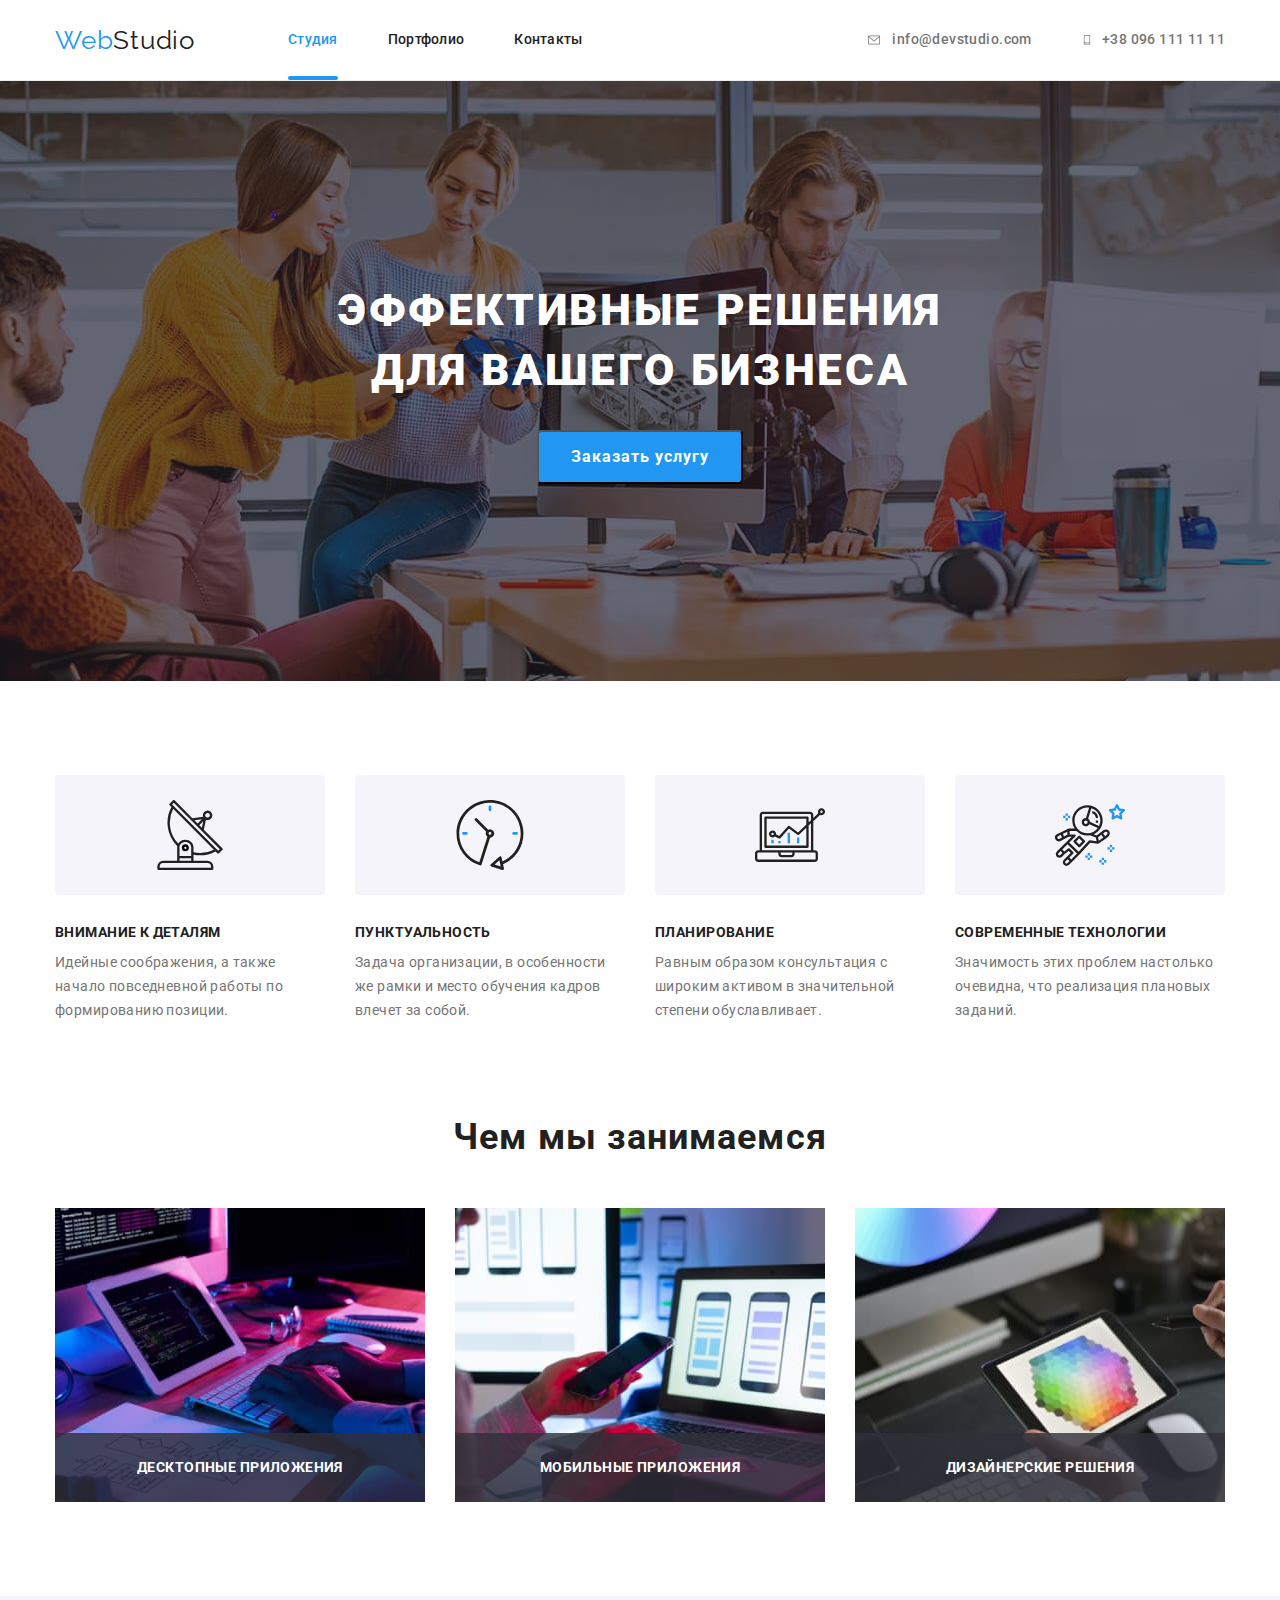
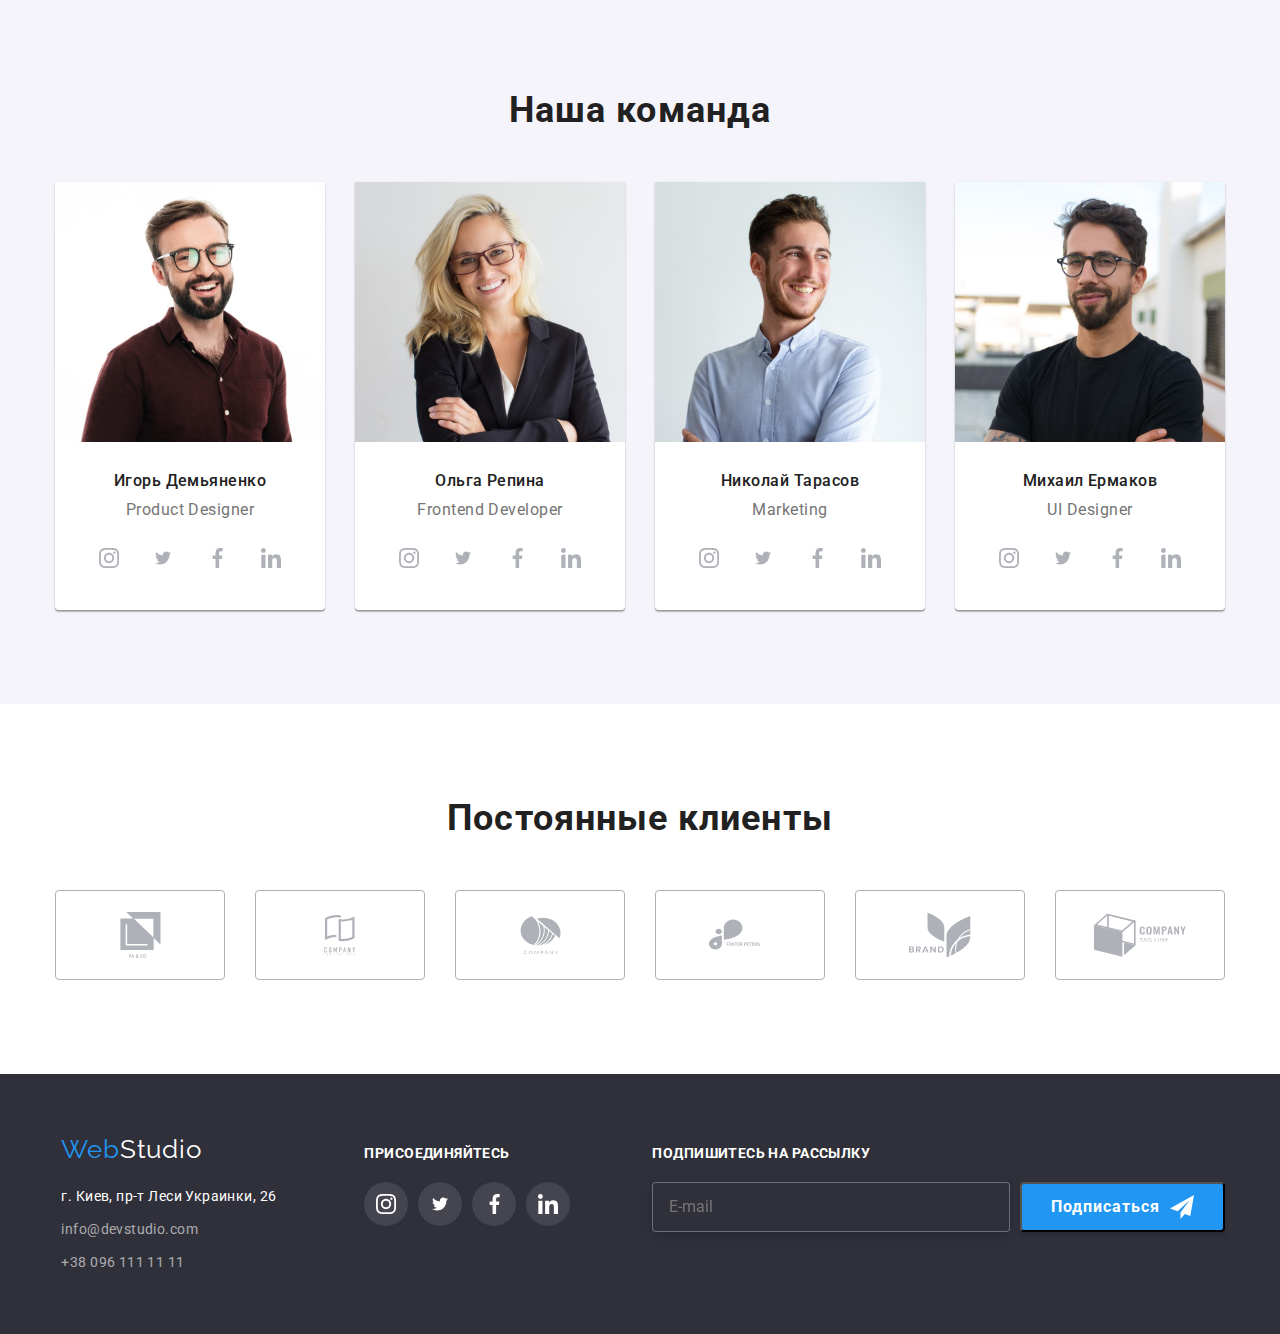
<file: index.html>
<!DOCTYPE html>
<html lang="ru">
  <head>
    <meta charset="UTF-8" />
    <meta http-equiv="X-UA-Compatible" content="IE=edge" />
    <meta name="viewport" content="width=device-width, initial-scale=1.0" />
    <title>Студия</title>
    <link rel="preconnect" href="https://fonts.gstatic.com" />
    <link
      href="https://fonts.googleapis.com/css2?family=Raleway:wght@700&family=Roboto:wght@400;500;700;900&display=swap"
      rel="stylesheet"
    />
    <link
      rel="stylesheet"
      href="https://cdnjs.cloudflare.com/ajax/libs/modern-normalize/1.0.0/modern-normalize.min.css"
    />
    <link rel="stylesheet" href="css/main.min.css" />
  </head>

  <body class="page">
    <!-- HEADER -->

    <header class="site-header">
      <div class="container">
        <nav class="site-header__nav">
          <a class="logo" href="#">
            <span class="logo__text_accept-color">Web</span
            ><span class="logo__text">Studio</span>
          </a>

          <ul class="site-nav">
            <li class="site-nav__item">
              <a
                href="index.html"
                class="site-nav__link site-nav__link-is-active"
                >Студия</a
              >
            </li>
            <li class="site-nav__item">
              <a href="portfolio.html" class="site-nav__link">Портфолио</a>
            </li>
            <li class="site-nav__item">
              <a href="" class="site-nav__link">Контакты</a>
            </li>
          </ul>
        </nav>

        <ul class="contact-nav">
          <li class="contact-nav__item">
            <a href="mailto:info@devstudio.com" class="contact-nav__link">
              <svg class="contact-nav__icon" width="16" height="12">
                <use href="./images/icons.svg#icon-envelope"></use>
              </svg>
              info@devstudio.com
            </a>
          </li>

          <li class="contact-nav__item">
            <a href="tel:+380961111111" class="contact-nav__link">
              <svg class="contact-nav__icon" width="10" height="16">
                <use href="./images/icons.svg#icon-smartphone"></use>
              </svg>
              +38 096 111 11 11</a
            >
          </li>
        </ul>
      </div>
    </header>

    <main>
      <!--HERO-->

      <section class="site-hero">
        <div class="container">
          <h1 class="site-hero__title">
            Эффективные решения <br />
            для вашего бизнеса
          </h1>
          <button type="button" class="site-hero__button" data-modal-open>
            Заказать услугу
          </button>
        </div>
      </section>

      <!--FEATURE-->

      <section class="section">
        <div class="container">
          <h2 hidden class="section__title">Наши преимущества</h2>
          <ul class="feature__list">
            <li class="feature__item">
              <div class="feature__item-bgr">
                <svg height="70" width="70" class="feature__icon">
                  <use href="./images/icons.svg#icon-antenna"></use>
                </svg>
              </div>
              <h3 class="feature__title">Внимание к деталям</h3>
              <p class="feature__text">
                Идейные соображения, а также начало повседневной работы по
                формированию позиции.
              </p>
            </li>

            <li class="feature__item">
              <div class="feature__item-bgr">
                <svg height="70" width="70" class="feature__icon">
                  <use href="./images/icons.svg#icon-clock"></use>
                </svg>
              </div>
              <h3 class="feature__title">Пунктуальность</h3>
              <p class="feature__text">
                Задача организации, в особенности же рамки и место обучения
                кадров влечет за собой.
              </p>
            </li>

            <li class="feature__item">
              <div class="feature__item-bgr">
                <svg height="70" width="70" class="feature__icon">
                  <use href="./images/icons.svg#icon-diagram"></use>
                </svg>
              </div>
              <h3 class="feature__title">Планирование</h3>
              <p class="feature__text">
                Равным образом консультация с широким активом в значительной
                степени обуславливает.
              </p>
            </li>

            <li class="feature__item">
              <div class="feature__item-bgr">
                <svg height="70" width="70" class="feature__icon">
                  <use href="./images/icons.svg#icon-astronaut"></use>
                </svg>
              </div>
              <h3 class="feature__title">Современные технологии</h3>
              <p class="feature__text">
                Значимость этих проблем настолько очевидна, что реализация
                плановых заданий.
              </p>
            </li>
          </ul>
        </div>
      </section>

      <!--SKILLS-->

      <section class="section section-skills">
        <div class="container">
          <h2 class="section__title">Чем мы занимаемся</h2>

          <ul class="section-skills__images">
            <li class="section-skills__card">
              <div class="section-skills__description">
                Десктопные приложения
              </div>
              <img src="images/1.jpg" width="370" alt="Десктопные приложения" />
            </li>

            <li class="section-skills__card">
              <div class="section-skills__description">
                Мобильные приложения
              </div>
              <img src="images/2.jpg" width="370" alt="Мобильные приложения" />
            </li>
            <li class="section-skills__card">
              <div class="section-skills__description">
                Дизайнерские решения
              </div>
              <img src="images/3.jpg" width="370" alt="Дизайнерские решения" />
            </li>
          </ul>
        </div>
      </section>

      <!--TEAM-->

      <section class="section section-team">
        <div class="container">
          <h2 class="section__title">Наша команда</h2>

          <ul class="team-cards">
            <li class="team-cards__item">
              <img
                src="images/img4.jpg"
                width="270"
                alt="фото product designer"
              />
              <div class="team-cards__name">
                <h3 class="team-cards__title">Игорь Демьяненко</h3>
                <p class="team-cards__text">Product Designer</p>

                <ul class="social-network">
                  <li>
                    <a
                      class="social-network__link"
                      href="#"
                      aria-label="иконка инстаграм"
                    >
                      <svg class="social-network__icon" width="20" height="20">
                        <use href="./images/icons.svg#icon-instagram"></use>
                      </svg>
                    </a>
                  </li>

                  <li>
                    <a
                      class="social-network__link"
                      href="#"
                      aria-label="иконка твиттер"
                    >
                      <svg class="social-network__icon" width="20" height="16">
                        <use href="./images/icons.svg#icon-twitter"></use>
                      </svg>
                    </a>
                  </li>

                  <li>
                    <a
                      class="social-network__link"
                      href="#"
                      aria-label="иконка фейсбук"
                    >
                      <svg class="social-network__icon" width="25" height="20">
                        <use href="./images/icons.svg#icon-facebook"></use>
                      </svg>
                    </a>
                  </li>

                  <li>
                    <a
                      class="social-network__link"
                      href="#"
                      aria-label="иконка линкедин"
                    >
                      <svg class="social-network__icon" width="20" height="20">
                        <use href="./images/icons.svg#icon-linkedin"></use>
                      </svg>
                    </a>
                  </li>
                </ul>
              </div>
            </li>

            <li class="team-cards__item">
              <img
                src="images/img5.jpg"
                width="270"
                alt="фото frontend developer"
              />
              <div class="team-cards__name">
                <h3 class="team-cards__title">Ольга Репина</h3>
                <p class="team-cards__text">Frontend Developer</p>
                <ul class="social-network">
                  <li>
                    <a
                      class="social-network__link"
                      href="#"
                      aria-label="иконка инстаграм"
                    >
                      <svg class="social-network__icon" width="20" height="20">
                        <use href="./images/icons.svg#icon-instagram"></use>
                      </svg>
                    </a>
                  </li>

                  <li>
                    <a
                      class="social-network__link"
                      href="#"
                      aria-label="иконка твиттер"
                    >
                      <svg class="social-network__icon" width="20" height="16">
                        <use href="./images/icons.svg#icon-twitter"></use>
                      </svg>
                    </a>
                  </li>

                  <li>
                    <a
                      class="social-network__link"
                      href="#"
                      aria-label="иконка фейсбук"
                    >
                      <svg class="social-network__icon" width="25" height="20">
                        <use href="./images/icons.svg#icon-facebook"></use>
                      </svg>
                    </a>
                  </li>

                  <li>
                    <a
                      class="social-network__link"
                      href="#"
                      aria-label="иконка линкедин"
                    >
                      <svg class="social-network__icon" width="20" height="20">
                        <use href="./images/icons.svg#icon-linkedin"></use>
                      </svg>
                    </a>
                  </li>
                </ul>
              </div>
            </li>

            <li class="team-cards__item">
              <img src="images/img6.jpg" width="270" alt="фото marketing" />
              <div class="team-cards__name">
                <h3 class="team-cards__title">Николай Тарасов</h3>
                <p class="team-cards__text">Marketing</p>
                <ul class="social-network">
                  <li>
                    <a
                      class="social-network__link"
                      href="#"
                      aria-label="иконка инстаграм"
                    >
                      <svg class="social-network__icon" width="20" height="20">
                        <use href="./images/icons.svg#icon-instagram"></use>
                      </svg>
                    </a>
                  </li>

                  <li>
                    <a
                      class="social-network__link"
                      href="#"
                      aria-label="иконка твиттер"
                    >
                      <svg class="social-network__icon" width="20" height="16">
                        <use href="./images/icons.svg#icon-twitter"></use>
                      </svg>
                    </a>
                  </li>

                  <li>
                    <a
                      class="social-network__link"
                      href="#"
                      aria-label="иконка фейсбук"
                    >
                      <svg class="social-network__icon" width="25" height="20">
                        <use href="./images/icons.svg#icon-facebook"></use>
                      </svg>
                    </a>
                  </li>

                  <li>
                    <a
                      class="social-network__link"
                      href="#"
                      aria-label="иконка линкедин"
                    >
                      <svg class="social-network__icon" width="20" height="20">
                        <use href="./images/icons.svg#icon-linkedin"></use>
                      </svg>
                    </a>
                  </li>
                </ul>
              </div>
            </li>

            <li class="team-cards__item">
              <img src="images/img7.jpg" width="270" alt="фото ui designer" />
              <div class="team-cards__name">
                <h3 class="team-cards__title">Михаил Ермаков</h3>
                <p class="team-cards__text">UI Designer</p>
                <ul class="social-network">
                  <li>
                    <a
                      class="social-network__link"
                      href="#"
                      aria-label="иконка инстаграм"
                    >
                      <svg class="social-network__icon" width="20" height="20">
                        <use href="./images/icons.svg#icon-instagram"></use>
                      </svg>
                    </a>
                  </li>

                  <li>
                    <a
                      class="social-network__link"
                      href="#"
                      aria-label="иконка твиттер"
                    >
                      <svg class="social-network__icon" width="20" height="16">
                        <use href="./images/icons.svg#icon-twitter"></use>
                      </svg>
                    </a>
                  </li>

                  <li>
                    <a
                      class="social-network__link"
                      href="#"
                      aria-label="иконка фейсбук"
                    >
                      <svg class="social-network__icon" width="25" height="20">
                        <use href="./images/icons.svg#icon-facebook"></use>
                      </svg>
                    </a>
                  </li>

                  <li>
                    <a
                      class="social-network__link"
                      href="#"
                      aria-label="иконка линкедин"
                    >
                      <svg class="social-network__icon" width="20" height="20">
                        <use href="./images/icons.svg#icon-linkedin"></use>
                      </svg>
                    </a>
                  </li>
                </ul>
              </div>
            </li>
          </ul>
        </div>
      </section>

      <!-- CLIENTS -->

      <section class="section">
        <div class="container">
          <h2 class="section__title">Постоянные клиенты</h2>
          <ul class="clients">
            <li class="clients__item">
              <a class="clients__link" href="#">
                <svg class="clients__icon" height="46" width="41">
                  <use href="./images/icons.svg#icon-logo"></use>
                </svg>
              </a>
            </li>

            <li class="clients__item">
              <a class="clients__link" href="#">
                <svg class="clients__icon" height="40" width="52">
                  <use href="./images/icons.svg#icon-logo-1"></use>
                </svg>
              </a>
            </li>

            <li class="clients__item">
              <a class="clients__link" href="#">
                <svg class="clients__icon" height="44" width="41">
                  <use href="./images/icons.svg#icon-logo-2"></use>
                </svg>
              </a>
            </li>

            <li class="clients__item">
              <a class="clients__link" href="#">
                <svg class="clients__icon" height="45" width="63">
                  <use href="./images/icons.svg#icon-logo-3"></use>
                </svg>
              </a>
            </li>

            <li class="clients__item">
              <a class="clients__link" href="#">
                <svg class="clients__icon" height="46" width="62">
                  <use href="./images/icons.svg#icon-logo-4"></use>
                </svg>
              </a>
            </li>

            <li class="clients__item">
              <a class="clients__link" href="#">
                <svg class="clients__icon" height="44" width="94">
                  <use href="./images/icons.svg#icon-logo-5"></use>
                </svg>
              </a>
            </li>
          </ul>
        </div>
      </section>
    </main>

    <!-- FOOTER -->

    <footer class="footer">
      <div class="container">
        <div class="footer-contaсt">
          <a class="logo" href="#">
            <span class="logo__text_accept-color">Web</span
            ><span class="logo__text_white">Studio</span>
          </a>
          <address class="footer-contaсt__address">
            г. Киев, пр-т Леси Украинки, 26

            <ul class="footer-contaсt__list">
              <li class="footer-contaсt__item">
                <a href="mailto:info@devstudio.com" class="footer-contaсt__link"
                  >info@devstudio.com</a
                >
              </li>
              <li class="footer-contaсt__item">
                <a href="tel:+380961111111" class="footer-contaсt__link"
                  >+38 096 111 11 11</a
                >
              </li>
            </ul>
          </address>
        </div>

        <!--FOOTER-SOCIAL-LINKS-->

        <div class="footer-social-links">
          <p class="footer__title">Присоединяйтесь</p>
          <ul class="footer-social-links__list">
            <li class="footer-social-links__item">
              <a class="footer-social-links__link" href="#">
                <svg width="20" height="20" class="footer-social-links__icon">
                  <use href="./images/icons.svg#icon-instagram"></use>
                </svg>
              </a>
            </li>
            <li class="footer-social-links__item">
              <a class="footer-social-links__link" href="#">
                <svg width="20" height="16" class="footer-social-links__icon">
                  <use href="./images/icons.svg#icon-twitter"></use>
                </svg>
              </a>
            </li>
            <li class="footer-social-links__item">
              <a class="footer-social-links__link" href="#">
                <svg width="25" height="20" class="footer-social-links__icon">
                  <use href="./images/icons.svg#icon-facebook"></use>
                </svg>
              </a>
            </li>
            <li class="footer-social-links__item">
              <a class="footer-social-links__link" href="#">
                <svg width="20" height="20" class="footer-social-links__icon">
                  <use href="./images/icons.svg#icon-linkedin"></use>
                </svg>
              </a>
            </li>
          </ul>
        </div>

        <!--FOOTER-FORM-SUBSCRIBE-->

        <div>
          <p class="footer__title">Подпишитесь на рассылку</p>
          <form class="form-subscribe">
            <div class="form-subscribe__wrapper">
              <input
                type="email"
                name="email"
                class="form-subscribe__send-email"
                placeholder="E-mail"
              />
            </div>

            <div>
              <button type="submit" class="form-subscribe__submit-email">
                Подписаться
                <svg width="24" height="24" class="form-subscribe__icon-send">
                  <use href="./images/icons.svg#icon-icon-send"></use>
                </svg>
              </button>
            </div>
          </form>
        </div>
      </div>
    </footer>

    <!-- MODAL -->

    <div class="backdrop is-hidden" data-modal>
      <div class="modal">
        <button class="modal__btn-close" data-modal-close>
          <span class="modal__btn-close_bgr">
            <svg class="modal__btn-close_icon" width="18" height="18">
              <use href="./images/icons.svg#icon-close-black"></use>
            </svg>
          </span>
        </button>

        <div class="modal__content">
          <div class="modal__header">
            Оставьте свои данные, мы вам перезвоним
          </div>

          <div class="modal-form-wrapper">
            <form class="modal-form">
              <label>
                <span class="modal-form__label-text">Имя</span>
                <span class="modal-input-wrapper">
                  <input
                    type="text"
                    name="name"
                    class="modal-input-wrapper__text"
                  />
                  <svg class="modal-input-wrapper__icon" width="18" height="18">
                    <use href="./images/icons.svg#icon-person"></use>
                  </svg>
                </span>
              </label>
              <label>
                <span class="modal-form__label-text">Телефон</span>
                <span class="modal-input-wrapper">
                  <input
                    type="text"
                    name="phone"
                    class="modal-input-wrapper__text"
                  />
                  <svg class="modal-input-wrapper__icon" width="18" height="18">
                    <use href="./images/icons.svg#icon-phone"></use>
                  </svg>
                </span>
              </label>
              <label>
                <span class="modal-form__label-text">Почта</span>
                <span class="modal-input-wrapper">
                  <input
                    type="text"
                    name="mail"
                    class="modal-input-wrapper__text"
                  />
                  <svg class="modal-input-wrapper__icon" width="18" height="18">
                    <use href="./images/icons.svg#icon-email"></use>
                  </svg>
                </span>
              </label>
              <label>
                <span class="modal-form__label-text">Комментарий</span>
                <textarea
                  name="comment"
                  class="modal-input-wrapper__text"
                  placeholder="Введите текст"
                ></textarea>
              </label>

              <!-- CHECKBOX -->

              <label class="checkbox">
                <input
                  type="checkbox"
                  name="checkbox__hidden"
                  class="checkbox__hidden"
                />
                <span class="checkbox__icon">
                  <svg class="checkbox__icon-check" width="16" height="15">
                    <use href="./images/icons.svg#icon-check"></use>
                  </svg>
                </span>

                <span class="checkbox__text"
                  >Соглашаюсь с рассылкой и принимаю&nbsp;</span
                >
                <a href="#" class="checkbox__link"> Условия договора</a>
              </label>

              <!-- MODAL_BTN -->

              <button type="submit" class="modal__btn-submit">Отправить</button>
            </form>
          </div>
        </div>
      </div>
    </div>

    <script src="./js/modal.js"></script>
  </body>
</html>
</file>
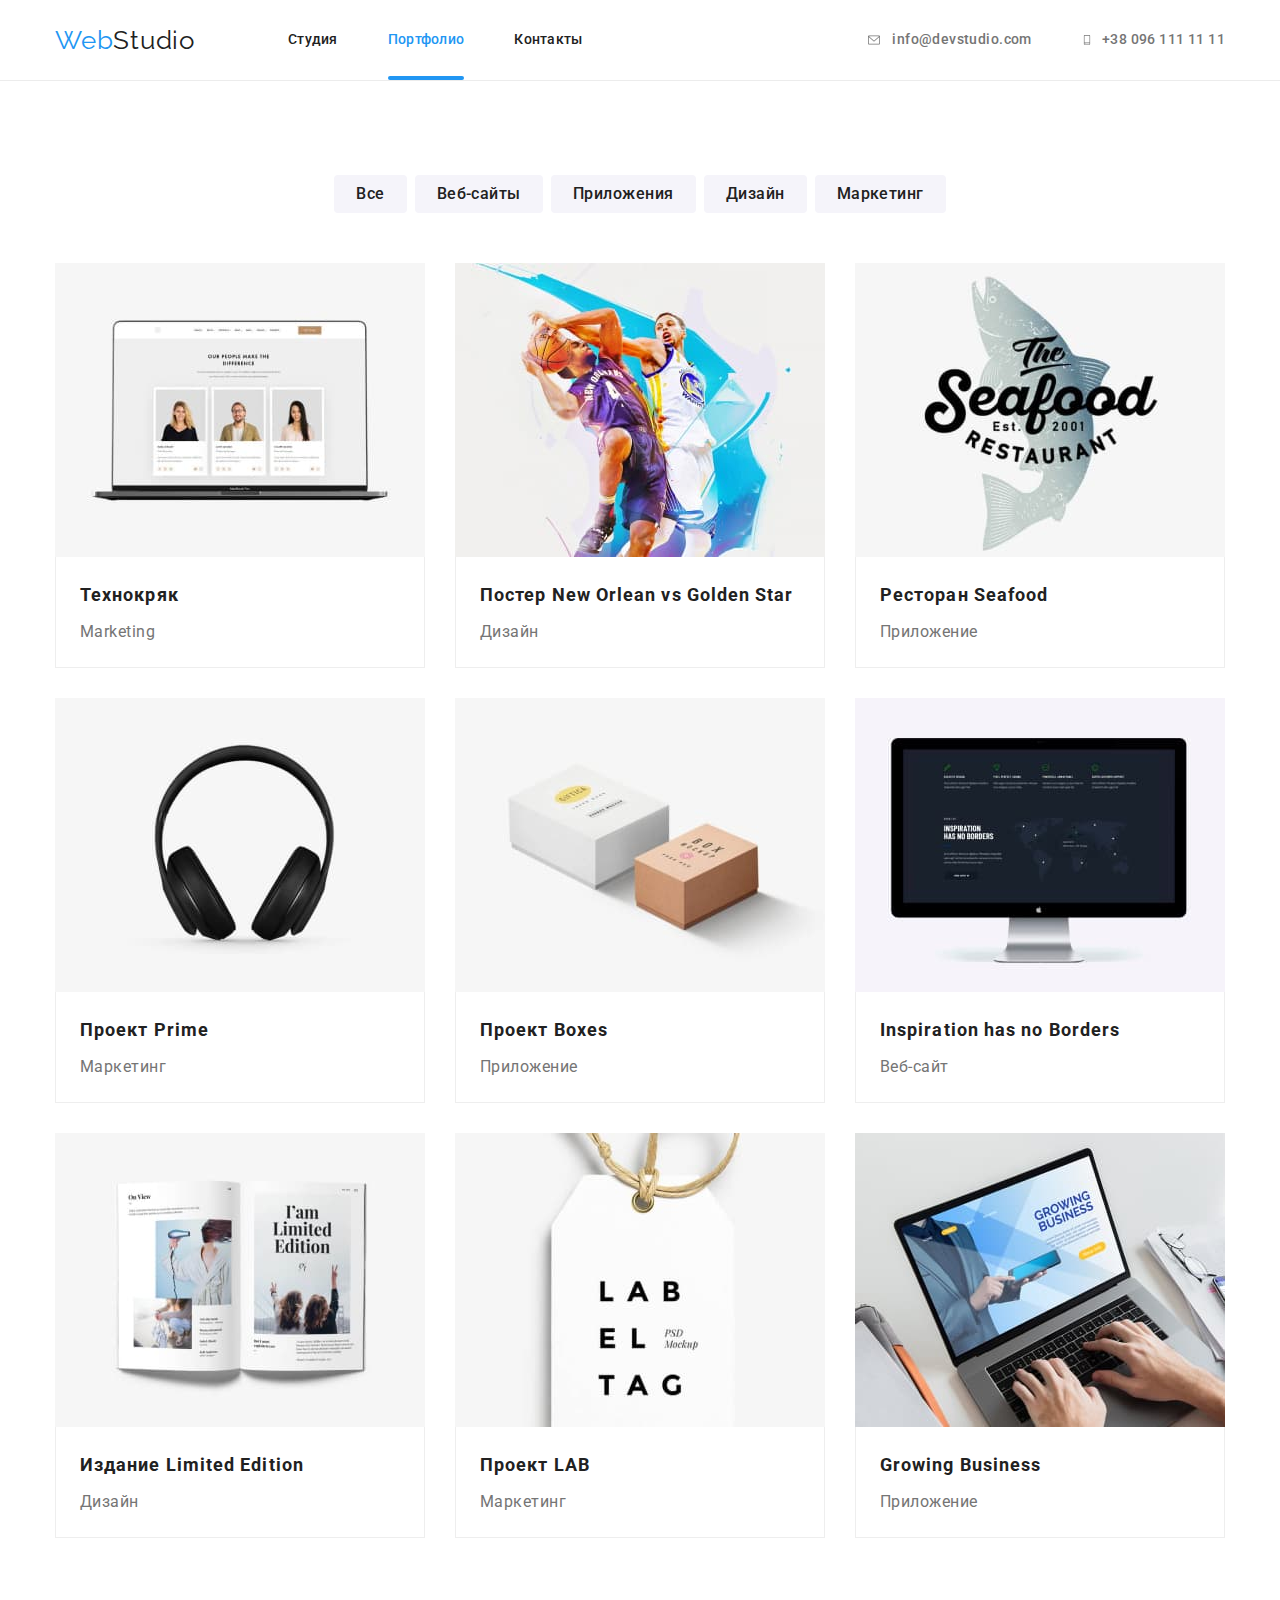
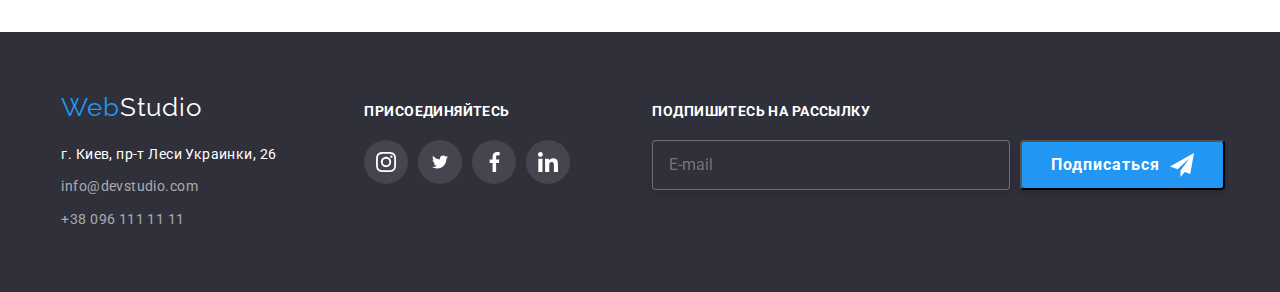
<file: portfolio.html>
<!DOCTYPE html>
<html lang="ru">
  <head>
    <meta charset="UTF-8" />
    <meta http-equiv="X-UA-Compatible" content="IE=edge" />
    <meta name="viewport" content="width=device-width, initial-scale=1.0" />
    <title>Портфолио</title>
    <link rel="preconnect" href="https://fonts.gstatic.com" />
    <link
      href="https://fonts.googleapis.com/css2?family=Raleway:wght@700&family=Roboto:wght@400;500;700;900&display=swap"
      rel="stylesheet"
    />
    <link
      rel="stylesheet"
      href="https://cdnjs.cloudflare.com/ajax/libs/modern-normalize/1.0.0/modern-normalize.min.css"
    />
    <link rel="stylesheet" href="css/main.min.css" />
  </head>

  <body class="page">
    <header class="site-header">
      <div class="container">
        <nav class="site-header__nav">
          <a class="logo" href="#">
            <span class="logo__text_accept-color">Web</span
            ><span class="logo__text">Studio</span>
          </a>

          <ul class="site-nav">
            <li class="site-nav__item">
              <a href="index.html" class="site-nav__link">Студия</a>
            </li>
            <li class="site-nav__item">
              <a
                href="portfolio.html"
                class="site-nav__link site-nav__link-is-active"
                >Портфолио</a
              >
            </li>
            <li class="site-nav__item">
              <a href="" class="site-nav__link">Контакты</a>
            </li>
          </ul>
        </nav>

        <ul class="contact-nav">
          <li class="contact-nav__item">
            <a href="mailto:info@devstudio.com" class="contact-nav__link">
              <svg class="contact-nav__icon" width="16" height="12">
                <use href="./images/icons.svg#icon-envelope"></use>
              </svg>
              info@devstudio.com
            </a>
          </li>

          <li class="contact-nav__item">
            <a href="tel:+380961111111" class="contact-nav__link">
              <svg class="contact-nav__icon" width="10" height="16">
                <use href="./images/icons.svg#icon-smartphone"></use>
              </svg>
              +38 096 111 11 11</a
            >
          </li>
        </ul>
      </div>
    </header>

    <main>
      <section class="section">
        <h1 hidden>Портфолио</h1>

        <!-- PORTFOLIO-NAVIGATION -->

        <div class="container">
          <ul class="portfolio-nav">
            <li class="portfolio-nav__item">
              <button type="button" class="portfolio-nav__button">Все</button>
            </li>
            <li class="portfolio-nav__item">
              <button type="button" class="portfolio-nav__button">
                Веб-сайты
              </button>
            </li>
            <li class="portfolio-nav__item">
              <button type="button" class="portfolio-nav__button">
                Приложения
              </button>
            </li>
            <li class="portfolio-nav__item">
              <button type="button" class="portfolio-nav__button">
                Дизайн
              </button>
            </li>
            <li class="portfolio-nav__item">
              <button type="button" class="portfolio-nav__button">
                Маркетинг
              </button>
            </li>
          </ul>

          <!--PORTFOLIO  -->

          <ul class="portfolio">
            <li class="portfolio__item">
              <a href="">
                <div class="portfolio__card">
                  <div class="portfolio__overlay">
                    Технокряк это современная площадка распространения
                    коронавируса. Компании используют эту платформу для
                    цифрового шпионажа и атак на защищённые сервера конкурентов.
                  </div>
                  <img
                    src="images/portfolio-1.jpg"
                    width="370"
                    alt="технокряк"
                  />
                </div>
                <div class="portfolio__direction">
                  <h2 class="portfolio__title">Технокряк</h2>
                  <p class="portfolio__text">Marketing</p>
                </div>
              </a>
            </li>

            <li class="portfolio__item">
              <a href="">
                <div class="portfolio__card">
                  <div class="portfolio__overlay">
                    Технокряк это современная площадка распространения
                    коронавируса. Компании используют эту платформу для
                    цифрового шпионажа и атак на защищённые сервера конкурентов.
                  </div>
                  <img
                    src="images/portfolio-2.jpg"
                    width="370"
                    alt="Постер New Orlean vs Golden Star"
                  />
                </div>
                <div class="portfolio__direction">
                  <h2 class="portfolio__title">
                    Постер New Orlean vs Golden Star
                  </h2>
                  <p class="portfolio__text">Дизайн</p>
                </div>
              </a>
            </li>

            <li class="portfolio__item">
              <a href="">
                <div class="portfolio__card">
                  <div class="portfolio__overlay">
                    Технокряк это современная площадка распространения
                    коронавируса. Компании используют эту платформу для
                    цифрового шпионажа и атак на защищённые сервера конкурентов.
                  </div>
                  <img
                    src="images/portfolio-3.jpg"
                    width="370"
                    alt="Ресторан Seafood"
                  />
                </div>
                <div class="portfolio__direction">
                  <h2 class="portfolio__title">Ресторан Seafood</h2>
                  <p class="portfolio__text">Приложение</p>
                </div>
              </a>
            </li>

            <li class="portfolio__item">
              <a href="">
                <div class="portfolio__card">
                  <div class="portfolio__overlay">
                    Технокряк это современная площадка распространения
                    коронавируса. Компании используют эту платформу для
                    цифрового шпионажа и атак на защищённые сервера конкурентов.
                  </div>
                  <img
                    src="images/potfolio-4.jpg"
                    width="370"
                    alt="Проект Prime"
                  />
                </div>
                <div class="portfolio__direction">
                  <h2 class="portfolio__title">Проект Prime</h2>
                  <p class="portfolio__text">Маркетинг</p>
                </div>
              </a>
            </li>

            <li class="portfolio__item">
              <a href="">
                <div class="portfolio__card">
                  <div class="portfolio__overlay">
                    Технокряк это современная площадка распространения
                    коронавируса. Компании используют эту платформу для
                    цифрового шпионажа и атак на защищённые сервера конкурентов.
                  </div>
                  <img
                    src="images/portfolio-5.jpg"
                    width="370"
                    alt="Проект Boxes"
                  />
                </div>
                <div class="portfolio__direction">
                  <h2 class="portfolio__title">Проект Boxes</h2>
                  <p class="portfolio__text">Приложение</p>
                </div>
              </a>
            </li>

            <li class="portfolio__item">
              <a href="">
                <div class="portfolio__card">
                  <div class="portfolio__overlay">
                    Технокряк это современная площадка распространения
                    коронавируса. Компании используют эту платформу для
                    цифрового шпионажа и атак на защищённые сервера конкурентов.
                  </div>
                  <img
                    src="images/portfolio-6.jpg"
                    width="370"
                    alt="Inspiration has no Borders"
                  />
                </div>
                <div class="portfolio__direction">
                  <h2 class="portfolio__title">Inspiration has no Borders</h2>
                  <p class="portfolio__text">Веб-сайт</p>
                </div>
              </a>
            </li>

            <li class="portfolio__item">
              <a href="">
                <div class="portfolio__card">
                  <div class="portfolio__overlay">
                    Технокряк это современная площадка распространения
                    коронавируса. Компании используют эту платформу для
                    цифрового шпионажа и атак на защищённые сервера конкурентов.
                  </div>
                  <img
                    src="images/portfolio-7.jpg"
                    width="370"
                    alt="Издание Limited Edition"
                  />
                </div>
                <div class="portfolio__direction">
                  <h2 class="portfolio__title">Издание Limited Edition</h2>
                  <p class="portfolio__text">Дизайн</p>
                </div>
              </a>
            </li>

            <li class="portfolio__item">
              <a href="">
                <div class="portfolio__card">
                  <div class="portfolio__overlay">
                    Технокряк это современная площадка распространения
                    коронавируса. Компании используют эту платформу для
                    цифрового шпионажа и атак на защищённые сервера конкурентов.
                  </div>
                  <img
                    src="images/portfolio-8.jpg"
                    width="370"
                    alt="Проект LAB"
                  />
                </div>
                <div class="portfolio__direction">
                  <h2 class="portfolio__title">Проект LAB</h2>
                  <p class="portfolio__text">Маркетинг</p>
                </div>
              </a>
            </li>

            <li class="portfolio__item">
              <a href="">
                <div class="portfolio__card">
                  <div class="portfolio__overlay">
                    Технокряк это современная площадка распространения
                    коронавируса. Компании используют эту платформу для
                    цифрового шпионажа и атак на защищённые сервера конкурентов.
                  </div>
                  <img
                    src="images/portfolio-9.jpg"
                    width="370"
                    alt="Growing Business"
                  />
                </div>
                <div class="portfolio__direction">
                  <h2 class="portfolio__title">Growing Business</h2>
                  <p class="portfolio__text">Приложение</p>
                </div>
              </a>
            </li>
          </ul>
        </div>
      </section>
    </main>

    <!-- FOOTER -->

    <footer class="footer">
      <div class="container">
        <div class="footer-contaсt">
          <a class="logo" href="#">
            <span class="logo__text_accept-color">Web</span
            ><span class="logo__text_white">Studio</span>
          </a>
          <address class="footer-contaсt__address">
            г. Киев, пр-т Леси Украинки, 26

            <ul class="footer-contaсt__list">
              <li class="footer-contaсt__item">
                <a href="mailto:info@devstudio.com" class="footer-contaсt__link"
                  >info@devstudio.com</a
                >
              </li>
              <li class="footer-contaсt__item">
                <a href="tel:+380961111111" class="footer-contaсt__link"
                  >+38 096 111 11 11</a
                >
              </li>
            </ul>
          </address>
        </div>

        <!--FOOTER-SOCIAL-LINKS-->

        <div class="footer-social-links">
          <p class="footer__title">Присоединяйтесь</p>
          <ul class="footer-social-links__list">
            <li class="footer-social-links__item">
              <a class="footer-social-links__link" href="#">
                <svg width="20" height="20" class="footer-social-links__icon">
                  <use href="./images/icons.svg#icon-instagram"></use>
                </svg>
              </a>
            </li>
            <li class="footer-social-links__item">
              <a class="footer-social-links__link" href="#">
                <svg width="20" height="16" class="footer-social-links__icon">
                  <use href="./images/icons.svg#icon-twitter"></use>
                </svg>
              </a>
            </li>
            <li class="footer-social-links__item">
              <a class="footer-social-links__link" href="#">
                <svg width="25" height="20" class="footer-social-links__icon">
                  <use href="./images/icons.svg#icon-facebook"></use>
                </svg>
              </a>
            </li>
            <li class="footer-social-links__item">
              <a class="footer-social-links__link" href="#">
                <svg width="20" height="20" class="footer-social-links__icon">
                  <use href="./images/icons.svg#icon-linkedin"></use>
                </svg>
              </a>
            </li>
          </ul>
        </div>

        <!--FOOTER-FORM-SUBSCRIBE-->

        <div>
          <p class="footer__title">Подпишитесь на рассылку</p>
          <form class="form-subscribe">
            <div class="form-subscribe__wrapper">
              <input
                type="email"
                name="email"
                class="form-subscribe__send-email"
                placeholder="E-mail"
              />
            </div>

            <div>
              <button type="submit" class="form-subscribe__submit-email">
                Подписаться
                <svg width="24" height="24" class="form-subscribe__icon-send">
                  <use href="./images/icons.svg#icon-icon-send"></use>
                </svg>
              </button>
            </div>
          </form>
        </div>
      </div>
    </footer>
  </body>
</html>
</file>
<file: css/main.min.css>
.page{background-color:#fff;font-family:Roboto,sans-serif}.container{width:1200px;padding:0px 15px;margin:auto}.section{padding-top:94px;padding-bottom:94px}.section__title{color:#212121;letter-spacing:0.03em;font-weight:700;font-size:36px;line-height:1.16;text-align:center;margin-top:0;margin-bottom:50px}ul{list-style:none;padding:0}a{text-decoration:none}img{display:block;max-width:100%}.site-header{border-bottom:1px solid #ececec}.site-header .container{display:flex;justify-content:space-between;align-items:center}.site-header__nav{display:flex;align-items:center}.logo{font-family:Raleway,sans-serif;letter-spacing:0.03em;font-size:26px;line-height:1.19;padding-left:0px;margin-right:93px}.logo__text_accept-color{color:#2196f3}.logo__text{color:#212121}.logo__text_white{color:#fff;letter-spacing:0.03em;font-size:26px;line-height:1.19}.site-nav{display:flex;align-items:center;margin:0px}.site-nav__link{color:#212121;letter-spacing:0.02em;font-weight:500;font-size:14px;line-height:1.14;display:block;padding-bottom:32px;padding-top:32px;transition:color 250ms cubic-bezier(0.4, 0, 0.2, 1)}.site-nav__link:hover,.site-nav__link:focus{color:#2196f3}.site-nav__link-is-active{position:relative;color:#2196f3}.site-nav__link-is-active::after{content:"";position:absolute;left:0;bottom:0;display:block;width:100%;height:4px;border-radius:2px;background-color:#2196f3}.site-nav__item:not(:last-child){margin-right:50px}.contact-nav{padding:0px;margin:0px;display:flex;align-items:center}.contact-nav__link{color:#757575;letter-spacing:0.03em;font-weight:500;font-size:14px;line-height:1.14;margin-top:0px;margin-bottom:0px;margin-left:auto;display:flex;align-items:center;transition:color 250ms cubic-bezier(0.4, 0, 0.2, 1)}.contact-nav__link:hover,.contact-nav__link:focus{color:#2196f3}.contact-nav__item:not(:last-child){margin-right:50px}.contact-nav__icon{fill:#757575;margin-right:10px;transition:fill 250ms cubic-bezier(0.4, 0, 0.2, 1)}.contact-nav__link:hover .contact-nav__icon,.contact-nav__link:focus .contact-nav__icon{fill:#2196f3}.site-hero{margin-top:0px;margin-bottom:0px;text-align:center;max-width:1600px;height:600px;margin-left:auto;margin-right:auto;background-color:#c4c4c4;background-image:linear-gradient(to right, rgba(47,48,58,0.4), rgba(47,48,58,0.4)),url(../images/Overlay.jpg);background-size:cover;background-repeat:no-repeat;background-position:center}.site-hero__title{color:#fff;letter-spacing:0.06em;font-weight:900;font-size:44px;line-height:1.36;margin-top:0px;padding-top:200px;text-transform:uppercase}.site-hero__button{color:#fff;background-color:#2196f3;letter-spacing:0.06em;font-size:16px;line-height:1.87;text-align:center;font-weight:700;cursor:pointer;border-radius:4px;padding:10px 32px;min-width:200px}.feature__list{display:flex;margin:0px}.feature__list .feature__title{letter-spacing:0.03em;font-weight:700;font-size:14px;line-height:1.14;text-transform:uppercase;margin-bottom:10px;margin-top:0px;color:#212121}.feature__list .feature__text{color:#757575;letter-spacing:0.03em;font-size:14px;line-height:1.71;margin:0px;display:flex}.feature__item{width:270px}.feature__item:not(:last-child){margin-right:30px}.feature__item-bgr{width:270px;height:120px;background:#f5f4fa;border-radius:4px;display:flex;margin-bottom:30px}.feature__icon{display:inline-block;margin:auto}.section-skills{padding-top:0px}.section-skills__images{display:flex;justify-content:space-between;margin:0px}.section-skills__card{position:relative}.section-skills__description{width:100%;background:rgba(47,48,58,0.8);padding:27px 82px;font-weight:700;font-size:14px;line-height:1.14;text-align:center;letter-spacing:0.03em;text-transform:uppercase;color:#fff;position:absolute;bottom:0}.section-team{background-color:#f5f4fa}.team-cards{display:flex;margin:0px}.team-cards__item{width:270px;background-color:#fff;text-align:center;box-shadow:0px 1px 3px rgba(0,0,0,0.12),0px 1px 1px rgba(0,0,0,0.14),0px 2px 1px rgba(0,0,0,0.2);border-radius:0px 0px 4px 4px}.team-cards__item:not(:last-child){margin-right:30px}.team-cards__name{padding-top:30px;padding-bottom:30px;padding-left:32px;padding-right:32px}.team-cards__title{font-weight:500;color:#212121;font-size:16px;line-height:1.18;letter-spacing:0.03em;margin-bottom:10px;margin-top:0px}.team-cards__text{color:#757575;font-size:16px;line-height:1.18;letter-spacing:0.03em;margin:0px}.social-network{display:flex;justify-content:space-between;margin:0 auto;margin-top:16px}.social-network__icon{fill:#afb1b8;transition:fill 250ms cubic-bezier(0.4, 0, 0.2, 1)}.social-network__link{width:44px;height:44px;display:flex;justify-content:center;align-items:center;border-radius:50%}.social-network__link{transition:background-color 250ms cubic-bezier(0.4, 0, 0.2, 1)}.social-network__link:hover .social-network__icon{fill:#fff}.social-network__link:hover{background-color:#2196f3}.clients{display:flex;margin:0 auto}.clients__item:not(:last-child){margin-right:30px}.clients__link{width:170px;height:90px;border:1px solid #afb1b8;border-radius:4px;display:flex;align-items:center;justify-content:center;transition:border 250ms cubic-bezier(0.4, 0, 0.2, 1)}.clients__icon{fill:#afb1b8;transition:fill 250ms cubic-bezier(0.4, 0, 0.2, 1)}.clients__link:hover .clients__icon{fill:#2196f3}.clients__link:hover{border:1px solid #2196f3}.portfolio-nav{margin-bottom:50px;display:flex;justify-content:center;margin-top:0px}.portfolio-nav__button{color:#fff;background-color:#2196f3;letter-spacing:0.06em;font-size:16px;line-height:1.87;text-align:center;font-weight:700;cursor:pointer;border-radius:4px;padding:6px 22px;border:0px;transition-property:color, background-color, box-shadow;transition-duration:250ms;transition-timing-function:cubic-bezier(0.4, 0, 0.2, 1)}.portfolio-nav__item{margin-left:8px}.portfolio-nav__item:first-child{margin-left:0px}.portfolio-nav .portfolio-nav__button{background-color:#f5f4fa;color:#212121;border-radius:4px;font-weight:500;font-size:16px;line-height:1.62;letter-spacing:0.03em}.portfolio-nav .portfolio-nav__button:hover,.portfolio-nav .portfolio-nav__button:focus{color:#fff;background-color:#2196f3;box-shadow:0px 3px 1px rgba(0,0,0,0.1),0px 1px 2px rgba(0,0,0,0.08),0px 2px 2px rgba(0,0,0,0.12);border-radius:4px}.portfolio{display:flex;flex-wrap:wrap;margin-top:-30px;margin-left:-30px;margin-bottom:0px}.portfolio__card{position:relative;overflow:hidden}.portfolio__overlay{position:absolute;top:0;left:0;width:100%;height:100%;background-color:rgba(33,150,243,0.9);transform:translateY(100%);transition:transform 250ms cubic-bezier(0.4, 0, 0.2, 1);color:#fff;padding:60px 20px;font-size:18px;line-height:1.55;letter-spacing:0.03em}.portfolio__direction{padding:20px 24px;border-left:1px solid #eee;border-right:1px solid #eee;border-bottom:1px solid #eee}.portfolio__title{color:#212121;font-weight:700;font-size:18px;line-height:2;letter-spacing:0.06em;margin:0px}.portfolio__text{font-size:16px;line-height:1.87;letter-spacing:0.03em;color:#757575;margin-top:4px;margin-bottom:0px}.portfolio__item{background:#fff;box-sizing:border-box;width:370px;padding:0;margin-left:30px;margin-top:30px;transition:box-shadow 250ms cubic-bezier(0.4, 0, 0.2, 1)}.portfolio__item:hover{box-shadow:0px 1px 1px rgba(0,0,0,0.12),0px 4px 4px rgba(0,0,0,0.06),1px 4px 6px rgba(0,0,0,0.16)}.portfolio__item:hover .portfolio__overlay{transform:translateY(0)}.footer{background-color:#2f303a;padding-bottom:60px;padding-top:60px}.footer__title{font-weight:700;text-transform:uppercase;color:#fff;letter-spacing:0.03em;font-size:14px;line-height:1.14;margin-top:0px;margin-bottom:0px}.footer .container{display:flex;align-items:baseline}.footer-contaсt{margin-right:70px;margin-left:auto}.footer-contaсt__address{color:#fff;font-style:normal;font-size:14px;line-height:1.71;letter-spacing:0.03em;margin-top:20px}.footer-contaсt__list{margin-bottom:0px;padding-left:0px;margin-top:9px}.footer-contaсt__link{font-size:14px;line-height:1.71;letter-spacing:0.03em;text-decoration:none;color:rgba(255,255,255,0.6);display:inline-block}.footer-contaсt__item:last-child{margin-top:9px}.footer-social-links{margin-right:82px}.footer-social-links__list{display:flex;margin:0 auto;margin-top:20px}.footer-social-links__item:not(:last-child){margin-right:10px}.footer-social-links__link{width:44px;height:44px;display:flex;justify-content:center;align-items:center;border-radius:50%;background:rgba(255,255,255,0.1)}.footer-social-links__icon{fill:#fff}.footer-social-links__link{transition:background-color 250ms cubic-bezier(0.4, 0, 0.2, 1)}.footer-social-links__link:hover{background:#2196f3}.form-subscribe{display:flex;margin-top:20px}.form-subscribe:focus{color:#2196f3}.form-subscribe__submit-email{display:flex;align-items:center;min-width:200px;height:50px;color:#fff;background-color:#2196f3;letter-spacing:0.06em;font-size:16px;line-height:1.87;text-align:center;font-weight:700;cursor:pointer;border-radius:4px;padding:13px 29px;box-shadow:0px 4px 4px rgba(0,0,0,0.15)}.form-subscribe__icon-send{margin-left:10px;fill:#fff}.form-subscribe__wrapper{position:relative}.form-subscribe__send-email{width:358px;height:50px;margin-right:10px;background-color:#2f303a;border:1px solid rgba(255,255,255,0.3);filter:drop-shadow(0px 4px 4px rgba(0,0,0,0.15));border-radius:4px;padding-left:16px;font-weight:400;font-size:16px;line-height:1.25;color:rgba(255,255,255,0.6)}.form-subscribe__send-email::placeholder{font-weight:400;font-size:16px;line-height:1.25;margin-top:15px;margin-bottom:15px}.backdrop{position:fixed;top:0;left:0;width:100%;height:100%;background-color:rgba(0,0,0,0.2);opacity:1;transition:opacity 250ms cubic-bezier(0.4, 0, 0.2, 1)}.backdrop.is-hidden{opacity:0;pointer-events:none;visibility:hidden;transition:visibility 250ms cubic-bezier(0.4, 0, 0.2, 1),opacity 250ms cubic-bezier(0.4, 0, 0.2, 1)}.backdrop.is-hidden .modal{transform:translate(-50%, -50%) scale(0.9)}.modal{position:absolute;top:50%;left:50%;width:528px;height:581px;background-color:#fff;box-shadow:0px 1px 3px rgba(0,0,0,0.12),0px 1px 1px rgba(0,0,0,0.14),0px 2px 1px rgba(0,0,0,0.2);border-radius:4px;transform:translate(-50%, -50%) scale(1);transition:transform 250ms cubic-bezier(0.4, 0, 0.2, 1)}.modal__content{padding:40px}.modal__header{margin-bottom:12px;font-weight:700;font-size:20px;line-height:1.15;text-align:center;letter-spacing:0.03em;color:#212121}.modal__btn-submit{display:block;margin:0 auto;margin-top:30px;width:200px;height:50px;cursor:pointer;border:none;background:#2196f3;box-shadow:0px 4px 4px rgba(0,0,0,0.15);border-radius:4px;font-weight:700;font-size:16px;line-height:1.87;letter-spacing:0.06em;color:#fff;transition:background-color 250ms cubic-bezier(0.4, 0, 0.2, 1)}.modal__btn-submit:hover{background:#188ce8;box-shadow:0px 4px 4px rgba(0,0,0,0.15);border-radius:4px}.modal__btn-close{position:absolute;top:0;right:0;display:flex;height:38px;padding:0;background-color:#fff;border:none}.modal__btn-close_bgr{position:relative;margin-top:8px;margin-right:8px;width:30px;height:30px;border:1px solid rgba(0,0,0,0.1);border-radius:50%;background-color:#fff}.modal__btn-close_icon{position:absolute;top:50%;left:50%;transform:translate(-50%, -50%);transition:fill 250ms cubic-bezier(0.4, 0, 0.2, 1)}.modal__btn-close_icon:hover,.modal__btn-close_icon:focus{fill:#2196f3}.modal-form{display:flex;flex-direction:column}.modal-form__label-text{color:#757575}.modal-form label:not(:last-child){margin-bottom:10px}.modal-form .modal-input-wrapper__text:focus,.modal-form textarea:focus{outline:none;border:1px solid #2196f3}.modal-form textarea{height:120px;padding:12px 16px;resize:none}.modal-form .modal-input-wrapper__text:focus+.modal-input-wrapper__icon{fill:#2196f3}.modal-input-wrapper{display:block;position:relative}.modal-input-wrapper__text{border:1px solid rgba(33,33,33,0.2);border-radius:4px;width:100%;color:#212121;height:40px;padding-left:42px}.modal-input-wrapper__icon{position:absolute;top:50%;transform:translateY(-50%);left:12px}.checkbox{display:flex;align-items:center;justify-content:center;margin-bottom:30px}.checkbox__link{color:#2196f3;text-decoration:underline;font-weight:normal;font-size:14px;line-height:1.71;letter-spacing:0.03em}.checkbox__hidden{position:absolute;width:1px;height:1px;margin:-1px;border:0;padding:0;clip:rect(0 0 0 0);overflow:hidden}.checkbox__hidden:checked+.checkbox__icon{background-color:#2196f3;border:none}.checkbox__icon{margin-right:8px;display:flex;justify-content:center;align-items:center;width:16px;height:15px;border:2px solid #212121;border-radius:2px}.checkbox__icon>.checkbox__icon-check{fill:transparent}.checkbox:checked+* .checkbox__icon-check{fill:#fff}.checkbox__text{font-weight:normal;font-size:14px;line-height:1.71;letter-spacing:0.03em;color:#757575}
/*# sourceMappingURL=main.min.css.map */
</file>
